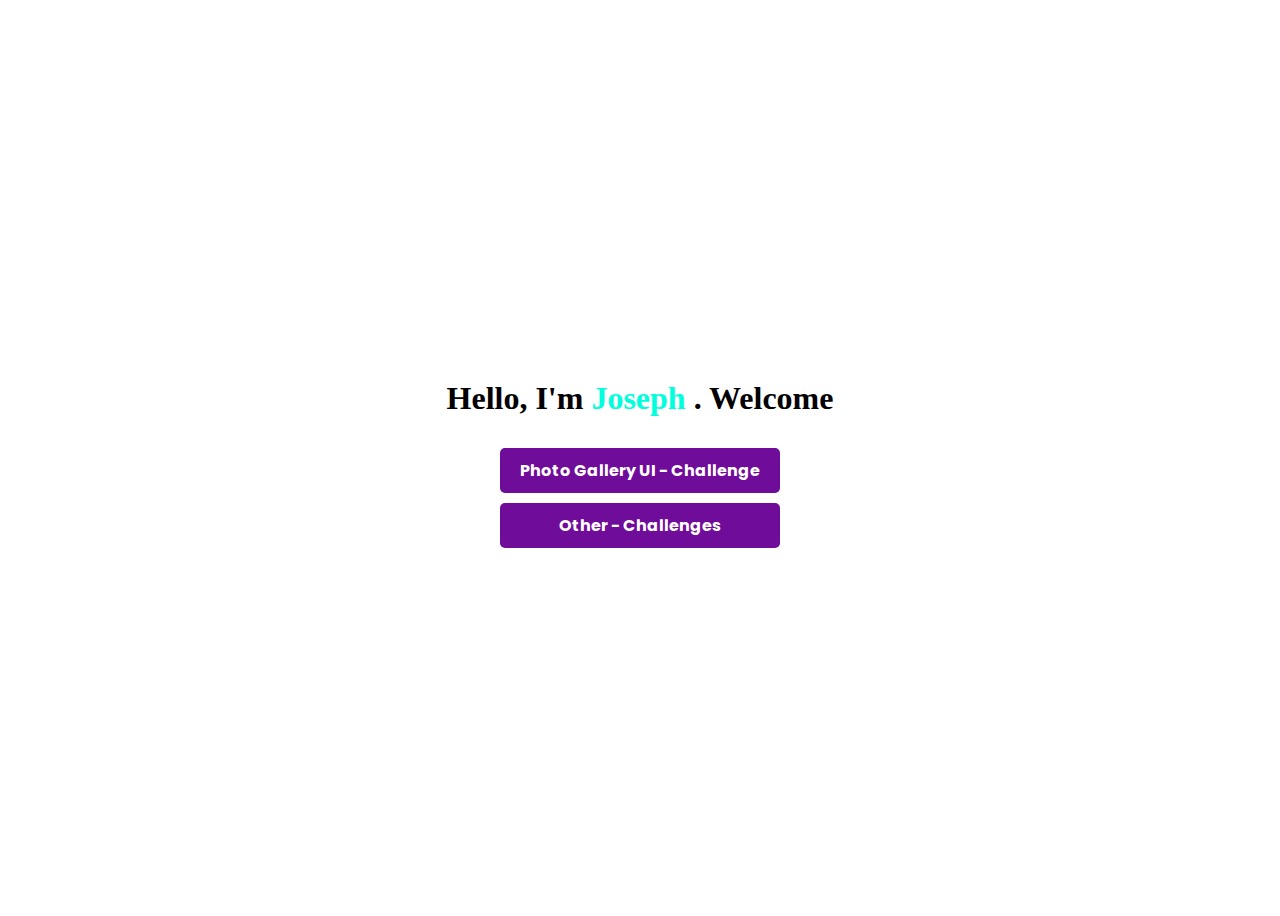
<file: index.html>
<!DOCTYPE html>
<html lang="en">
  <head>
    <meta charset="UTF-8" />
    <meta name="viewport" content="width=device-width, initial-scale=1.0" />
    <title>Challenge</title>
    <link
      rel="stylesheet"
      href="https://fonts.googleapis.com/css2?family=Poppins:wght@400;700&display=swap"
    />
    <link rel="stylesheet" href="./CSS/index.css" />
  </head>
  <body>
    <div class="container">
      <h1>
       <span class="text"> Hello, I'm</span> <span class="text-primary">Joseph</span> .
        <span class="text-secondry">Welcome</span>
      </h1>
      <div>
        <a href="./PhotoGallery/gallery.html" class="btn"
          >Photo Gallery UI - Challenge</a
        >
        <a href="./challenge/main.html" class="btn">Other - Challenges</a>
      </div>
    </div>
  </body>
</html>
</file>
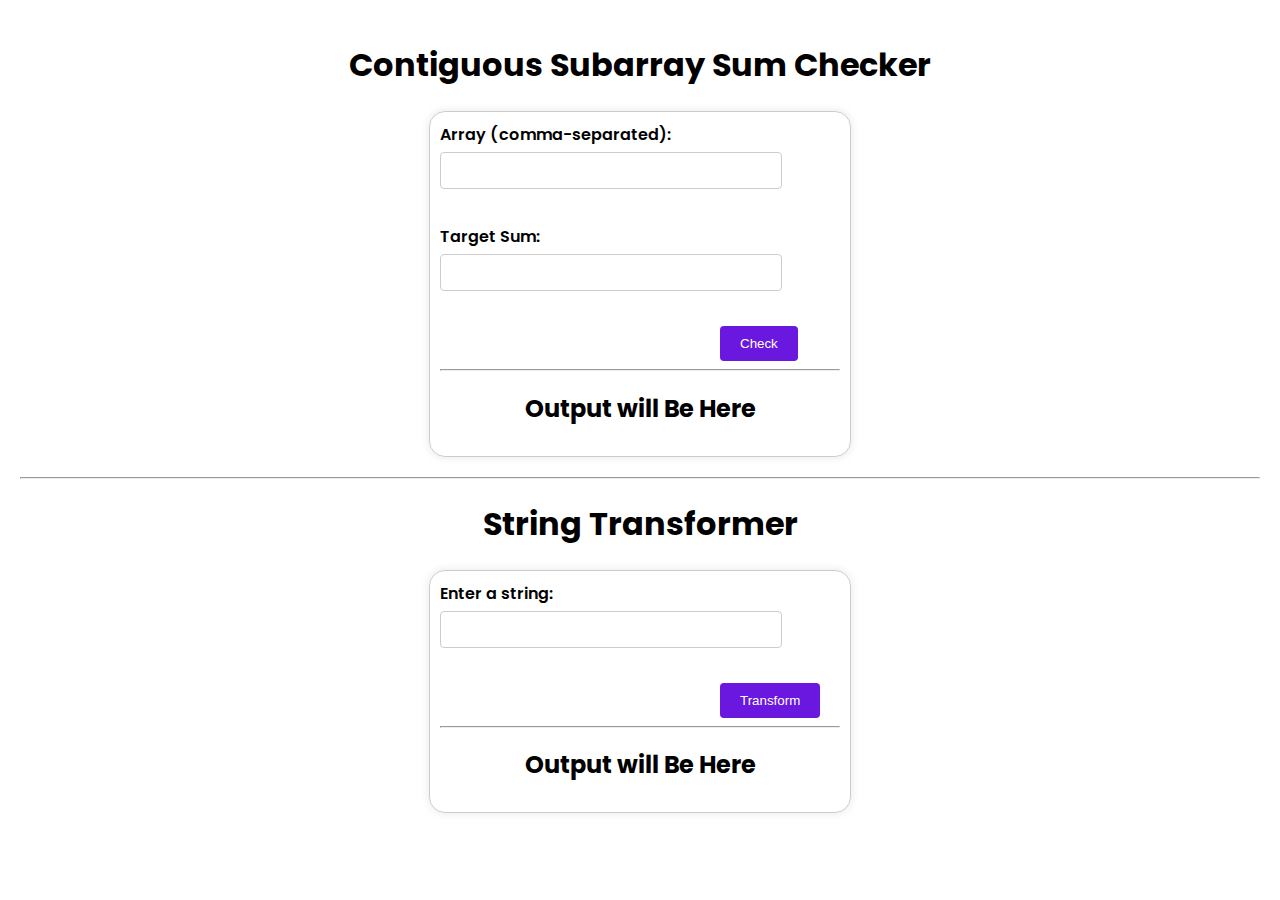
<file: Challenges/main.html>
<!DOCTYPE html>
<html lang="en">
<head>
    <meta charset="UTF-8">
    <meta name="viewport" content="width=device-width, initial-scale=1.0">
    <title>Other Challenges</title>
     <link
      rel="stylesheet"
      href="https://fonts.googleapis.com/css2?family=Poppins:wght@400;700&display=swap"
    />
    <link rel="stylesheet" href="../CSS/main.css">
</head>
<body>
    <h1>Contiguous Subarray Sum Checker</h1>
    <form id="subarrayForm" method="post">
        <label for="arrayInput">Array (comma-separated):</label>
        <input type="text" id="arrayInput" name="arrayInput" required>
        <br><br>
        <label for="targetInput">Target Sum:</label>
        <input type="number" id="targetInput" name="targetInput" required>
        <br><br>
        <button type="submit" >Check</button>
        <hr> 
        <h2 id="checkResult">Output will Be Here</h2>
    </form>

    <script src="./arrayMap.js"></script>
    <hr>
    <h1>String Transformer</h1>
    <form id="stringForm" method="post">
        <label for="stringInput">Enter a string:</label>
        <input type="text" id="stringInput" name="stringInput" required>
        <br><br>
        <button type="submit">Transform</button>
        <hr>
        <h2 id="transformResult">Output will Be Here</h2>
    </form>
    <script src="./stringTransform.js"></script>
</body>
</html>
</file>
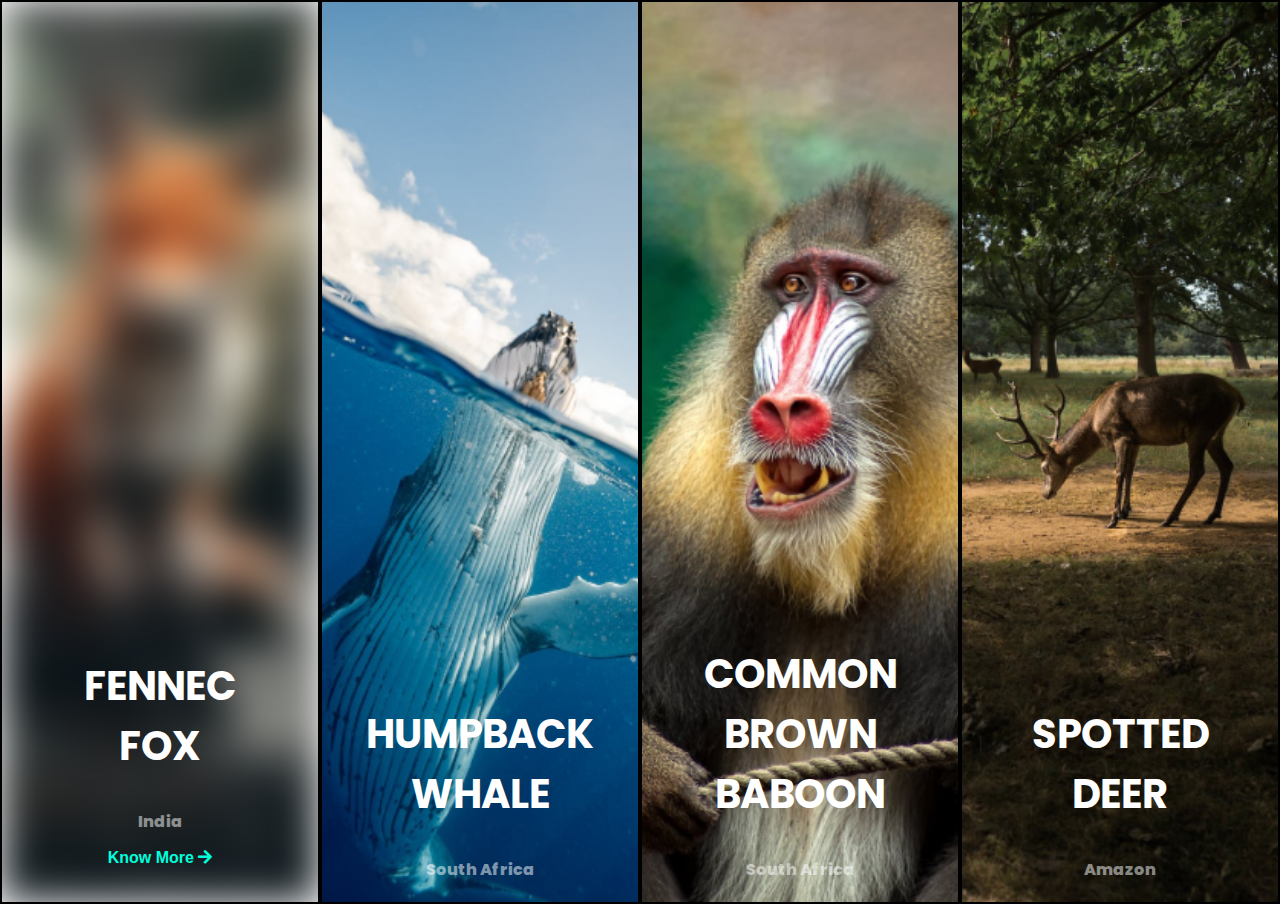
<file: PhotoGallery/gallery.html>
<!DOCTYPE html>
<html lang="en">
  <head>
    <meta charset="UTF-8" />
    <meta name="viewport" content="width=device-width, initial-scale=1.0" />
    <title>Challenge</title>
    <link
      rel="stylesheet"
      href="https://fonts.googleapis.com/css2?family=Poppins:wght@400;700&display=swap"
    />
    <link rel="stylesheet" href="../CSS/gallery.css" />
    <link
      rel="stylesheet"
      href="https://cdnjs.cloudflare.com/ajax/libs/font-awesome/5.15.4/css/all.min.css"
    />
    <script src="../Scripts/gallery.js"></script>
  </head>
  <body>
    <div class="gallery">
      <!-- image-interaction 1 -->
      <div class="image-interaction">
        <div class="image">
          <img src="../Assets/images/fennec-fox.png" alt="fonnec-fox" />
        </div>
        <div class="image-info">
          <h2 class="subject">
            Fennec <br />
            Fox
          </h2>
          <span class="location">India</span>
          <center>
            <button>
              <span>Know More</span> <i class="fa fa-arrow-right"></i>
            </button>
          </center>
        </div>
      </div>
      <!-- image-interaction 2 -->
      <div class="image-interaction">
        <div class="image">
          <img src="../Assets/images/humpback-whale.png" alt="humpback-whale" />
        </div>
        <div class="image-info">
          <h2 class="subject">
            Humpback <br />
            Whale
          </h2>
          <span class="location">South Africa</span>
          <center>
            <button>
              <span>Know More</span> <i class="fa fa-arrow-right"></i>
            </button>
          </center>
        </div>
      </div>
      <!-- image-interaction 3 -->
      <div class="image-interaction">
        <div class="image">
          <img
            src="../Assets/images/common-brown-baboon.png"
            alt="common-brown-baboon"
          />
        </div>
        <div class="image-info">
          <h2 class="subject">
            Common Brown <br />
            Baboon
          </h2>
          <span class="location">South Africa</span>
          <center>
            <button>
              <span>Know More</span> <i class="fa fa-arrow-right"></i>
            </button>
          </center>
        </div>
      </div>
      <!-- Image-interaction 4 -->
      <div class="image-interaction">
        <div class="image">
          <img src="../Assets/images/spotted-deer.png" alt="spotted-deer" />
        </div>
        <div class="image-info">
          <h2 class="subject">
            Spotted <br />
            Deer
          </h2>
          <span class="location">Amazon</span>
          <center>
            <button>
              <span>Know More</span> <i class="fa fa-arrow-right"></i>
            </button>
          </center>
        </div>
      </div>
    </div>
  </body>
</html>
</file>
<file: CSS/index.css>
.container {
    display: flex;
    flex-direction: column;
    justify-content: center;
    align-items: center;
    height: 100vh;
    text-align: center;
}
h1 {
    color: #000;
    font-family: 'Segoe print'
}
.text-primary{
color: rgb(0, 255, 220);
font-family: 'Segoe print';
cursor: pointer;
}

.btn {
    display: block;
    margin: 10px;
    padding: 10px 20px;
    background-color: rgb(112, 12, 154);
    color: #fff;
    text-decoration: none;
    border: none;
    border-radius: 5px;
    cursor: pointer;
    font-family: Poppins;
    transition: background-color 0.3s,box-shadow 0.3s;
    font-weight: 700;
}
.btn:hover{
    background-color: rgb(0, 255, 220);
    box-shadow: 0 3px 10px rgba(0, 0, 0, 0.2);
}
.full-view {
    width: 100%;
  }
  
  .full-view .image img {
    width: 100%;
    height: auto;
  }
</file>
<file: CSS/main.css>
body {
    font-family: poppins, sans-serif;
    margin: 0;
    padding: 20px;
}
h1, h2 {
    text-align: center;
}
form {
    margin: 20px auto;
    max-width: 400px;
    padding: 10px;
    border: 1px solid #ccc;
    border-radius: 16px;
    box-shadow: 0 0 10px rgba(0, 0, 0, 0.1);
}
label {
    display: block;
    margin-bottom: 5px;
    font-weight: 600;
}
input[type="text"],
input[type="number"] {
    width: 80%;
    padding: 10px;
    margin-bottom: 10px;
    border: 1px solid #ccc;
    border-radius: 4px;
}
button {
    padding: 10px 20px;
    background-color: #6a17df;
    color: white;
    border: none;
    border-radius: 4px;
    cursor: pointer;
    transition: background-color 0.3s;
    margin-left: 70%;
}
button:hover {
    background-color: #91c1ec;
}
</file>
<file: CSS/gallery.css>
body {
  margin: 0;
  padding: 0;
  font-family: 'Poppins', sans-serif; 
  box-sizing: border-box;

}

.gallery {
  display: flex;
  justify-content: center;
  overflow: hidden;
  margin: 0;
  padding: 0;
  box-sizing: border-box;
}

.image-interaction {
  position: relative;
  border: 2px solid black;
  overflow: hidden;
  cursor: pointer;
  height: 100vh;
  width: 25vw; 
  margin: 0; 
}

.image {
  width: 100%;
  height: 100%;
  display: block;
  transition: filter 0.3s ease;
}

.image img {
  width: 100%;
  height: 100%;
  object-fit: cover;
  display: block;
}

.image-info {
  position: absolute;
  bottom: 0;
  width: 100%;
  color: white;
  text-align: center;
  transition: transform 0.3s ease;
  padding: 10px 0; 
}

.image-info .subject {
  display: block;
  font-size: 2.5rem; 
  text-transform: uppercase;
  color: white;
  font-weight: bold;
}

.image-info .location {
  display: block;
  color: rgba(255, 255, 255, 0.5);
  margin-bottom: 10px; 
  font-weight: 800;
}

.image-info button {
  color: rgb(0, 255, 220);
  display: none;
  padding: 5px 10px;
  background-color: transparent;
  border: none;
  font-weight: 600;
  font-size: 1rem;
  transition: none;

}

/* ensure responsiveness on small screen including mobile devices */
@media (max-width: 768px) {
  .image-info {
  display: none; 
  }
  }
</file>
